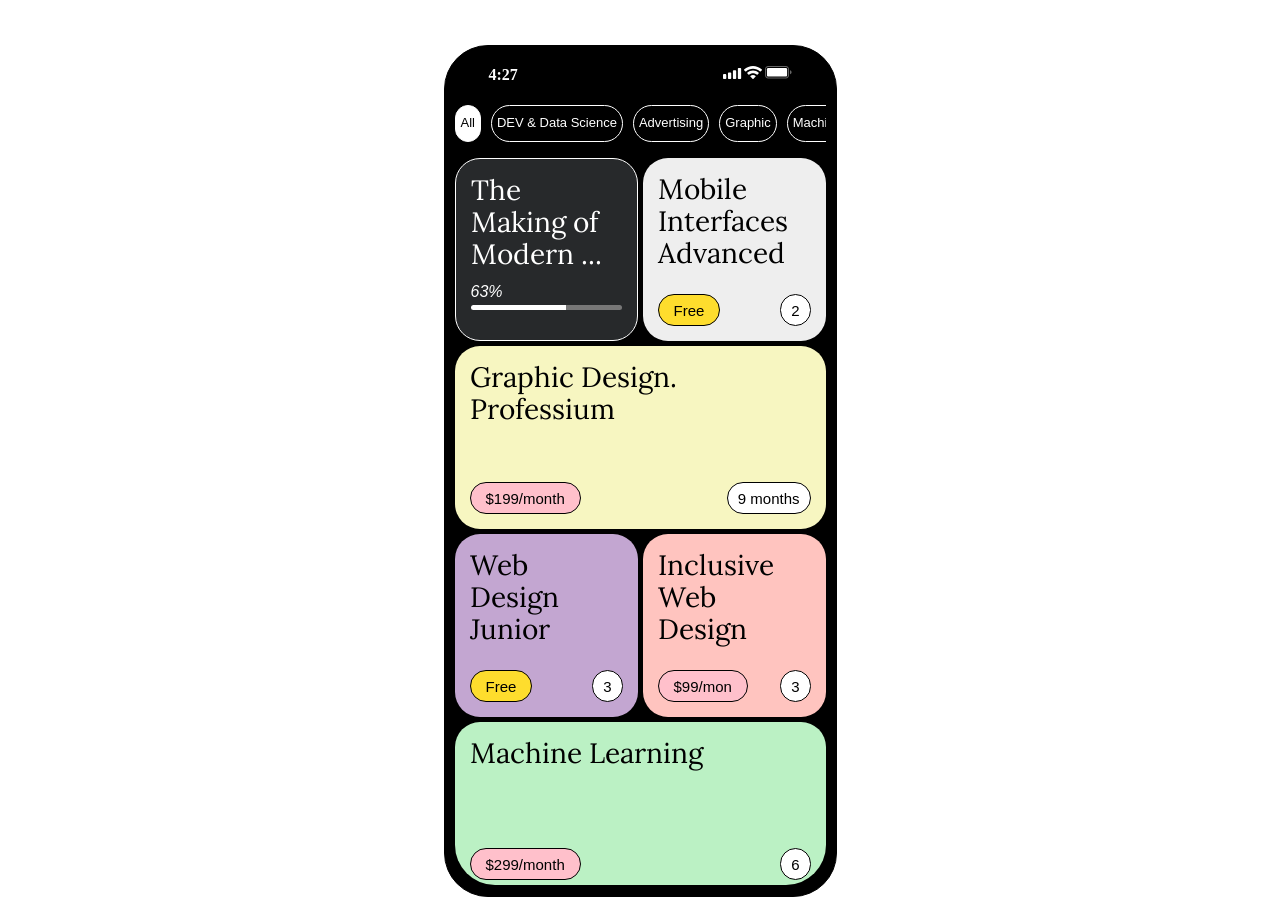
<file: docs/index.html>
<!DOCTYPE html>
<html lang="ko-KR">
<head>
  <meta charset="UTF-8" />
  <meta name="viewport" content="width=device-width, initial-scale=1.0" />
  <title>CSS Layout Masterclass</title>
  <link rel="stylesheet" href="styles/main.css" />
</head>
<body>
  <div class="phone">

    <header class="iPhone-header">
      <time class="time" datetime="2023-11-08T16:27:59">4:27</time>
      <div class="island"></div>

      <div class="status">
        <img src="assets/iphone-antenna.svg" alt="안테나" />
        <img src="assets/iphone-wifi.svg" alt="wifi" />
        <img src="assets/iphone-battery.svg" alt="battery" />
      </div>
    </header>

    <nav class="menu">
      <ul class="menu-bar reset-list">
        <li class="is-selected">
          <a href="/">All</a>
        </li>
        <li>
          <a href="/">DEV & Data Science</a>
        </li>
        <li>
          <a href="/">Advertising</a>
        </li>
        <li>
          <a href="/">Graphic</a>
        </li>
        <li>
          <a href="/">Machine Learning</a>
        </li>
      </ul>
    </nav>

    <section class="contents">
      <a href="/" class="modern">
        <span>The Making of Modern ...</span>
        <em>63%</em>
        <div class="progress-bar"></div>
      </a>

      <a href="/" class="interface">
        <span>Mobile Interfaces Advanced</span>
        <div class="price">Free</div>
        <div class="month">2</div>
      </a>

      <a href="/" class="graphic">
        <span>Graphic Design. Professium</span>
        <div class="price">$199/month</div>
        <div class="month">9 months</div>
      </a>

      <a href="/" class="junior">
        <span>Web Design Junior</span>
        <div class="price">Free</div>
        <div class="month">3</div>
      </a>

      <a href="/" class="design">
        <span>Inclusive Web Design</span>
        <div class="price">$99/mon</div>
        <div class="month">3</div>
      </a>

      <a href="/" class="machine">
        <span>Machine Learning</span>
        <div class="price">$299/month</div>
        <div class="month">6</div>
      </a>
    </section>
    
  </div>
</body>
</html>
</file>
<file: docs/styles/main.css>
@import 'base.css';
@import 'layout.css';
</file>
